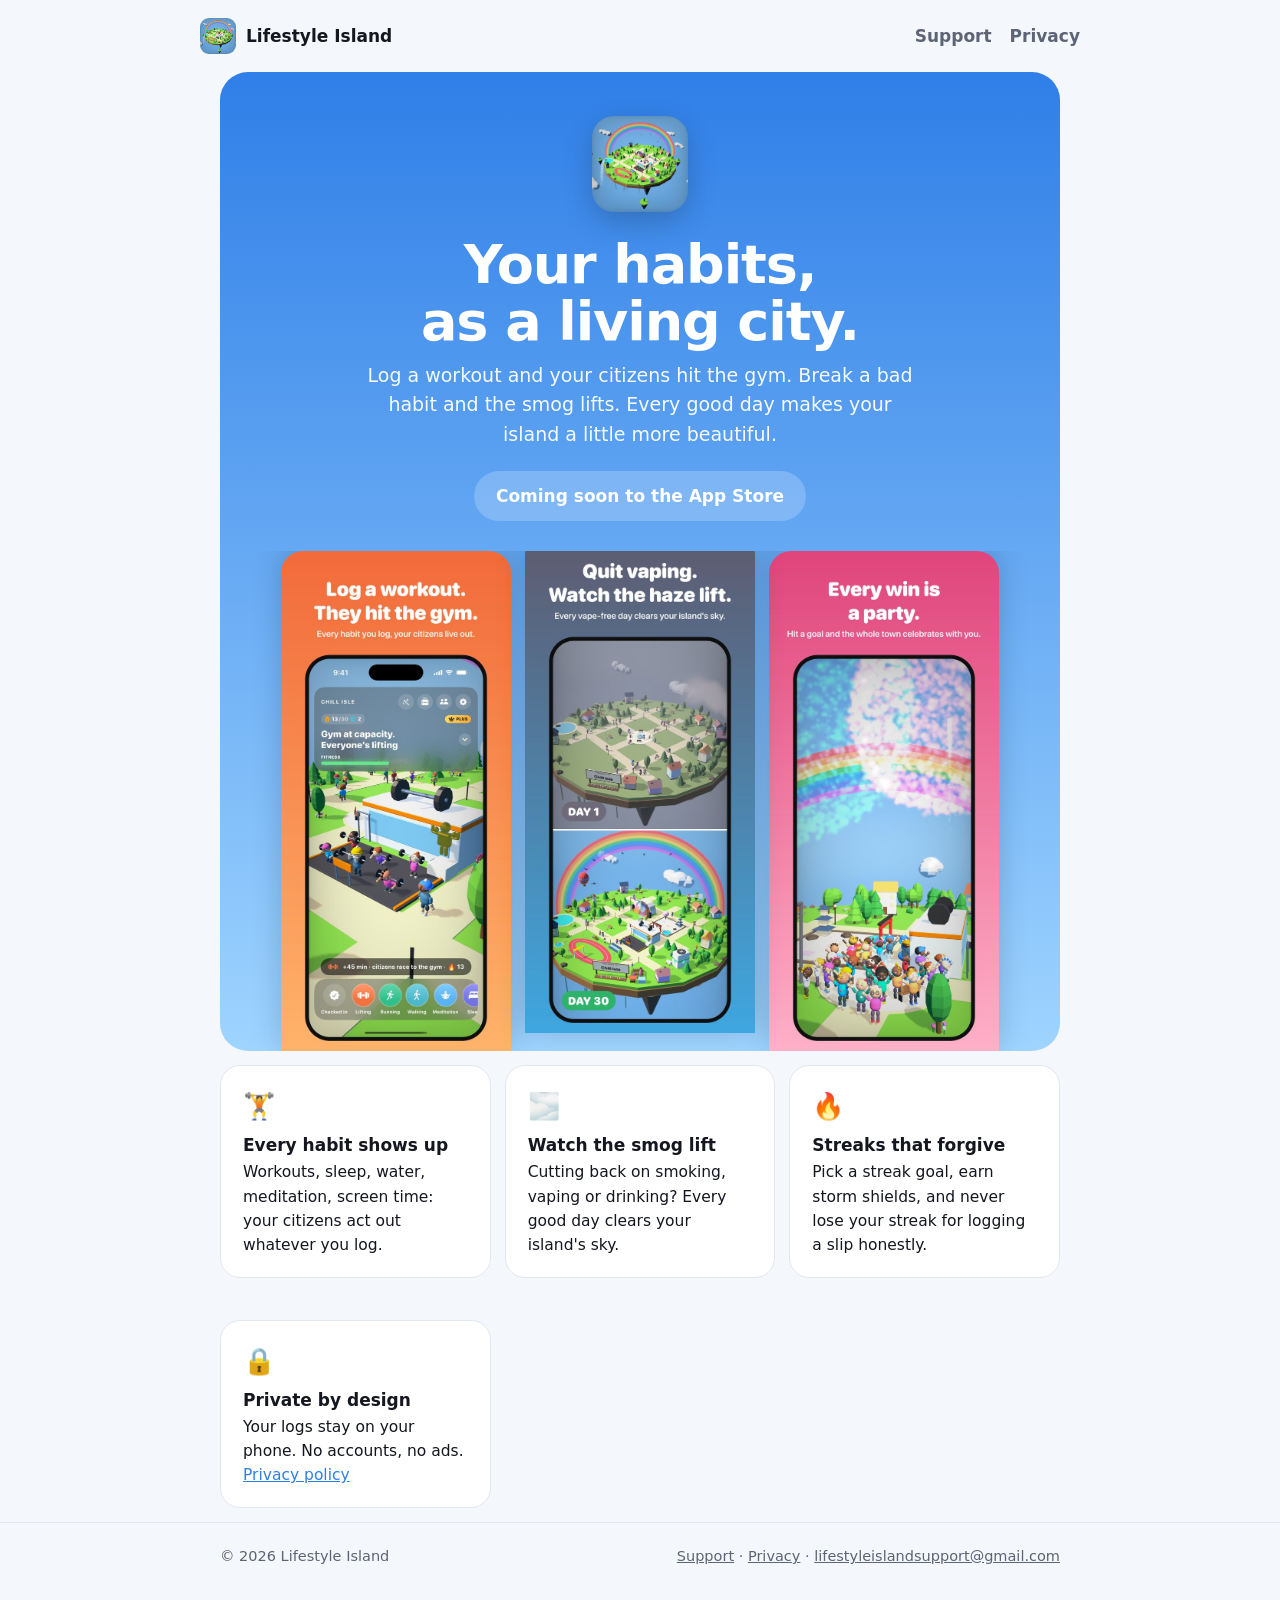
<file: index.html>
<!doctype html>
<html lang="en">
<head>
<meta charset="utf-8">
<meta name="viewport" content="width=device-width, initial-scale=1">
<title>Lifestyle Island: Habit Tracker</title>
<meta name="description" content="Your habits, as a living city. Log a workout and your citizens hit the gym. Break a bad habit and the smog lifts.">
<meta property="og:title" content="Lifestyle Island: Habit Tracker">
<meta property="og:description" content="Your habits, as a living city. Every good day makes your island a little more beautiful.">
<meta property="og:image" content="img/shot-gym.jpg">
<link rel="icon" href="img/favicon.png">
<link rel="apple-touch-icon" href="img/apple-touch-icon.png">
<link rel="stylesheet" href="style.css">
</head>
<body>
<header class="wrap top">
  <a class="brand" href="./"><img src="img/icon.png" alt="">Lifestyle Island</a>
  <nav class="nav"><a href="support/">Support</a><a href="privacy/">Privacy</a></nav>
</header>

<div class="wrap">
  <section class="hero">
    <img class="icon" src="img/icon.png" alt="Lifestyle Island app icon">
    <h1>Your habits,<br>as a living city.</h1>
    <p>Log a workout and your citizens hit the gym. Break a bad habit and the smog lifts. Every good day makes your island a little more beautiful.</p>
    <!-- When the app is live, replace this with the App Store link: https://apps.apple.com/app/id<APP_ID> -->
    <span class="cta soon">Coming soon to the App Store</span>
    <div class="shots">
      <img src="img/shot-gym.jpg" alt="Log a workout: citizens pack the gym">
      <img src="img/shot-haze.jpg" alt="Quit vaping: the island's haze lifts from day 1 to day 30">
      <img src="img/shot-party.jpg" alt="Citizens cheer under fireworks for a milestone">
    </div>
  </section>
</div>

<main class="wrap">
  <div class="grid">
    <div class="card feature"><span class="emoji">🏋️</span><b>Every habit shows up</b>Workouts, sleep, water, meditation, screen time: your citizens act out whatever you log.</div>
    <div class="card feature"><span class="emoji">🌫️</span><b>Watch the smog lift</b>Cutting back on smoking, vaping or drinking? Every good day clears your island's sky.</div>
    <div class="card feature"><span class="emoji">🔥</span><b>Streaks that forgive</b>Pick a streak goal, earn storm shields, and never lose your streak for logging a slip honestly.</div>
    <div class="card feature"><span class="emoji">🔒</span><b>Private by design</b>Your logs stay on your phone. No accounts, no ads. <a href="privacy/">Privacy policy</a></div>
  </div>
</main>

<footer>
  <div class="wrap">
    <span>© 2026 Lifestyle Island</span>
    <span><a href="support/">Support</a> · <a href="privacy/">Privacy</a> · <a href="mailto:lifestyleislandsupport@gmail.com">lifestyleislandsupport@gmail.com</a></span>
  </div>
</footer>
</body>
</html>
</file>
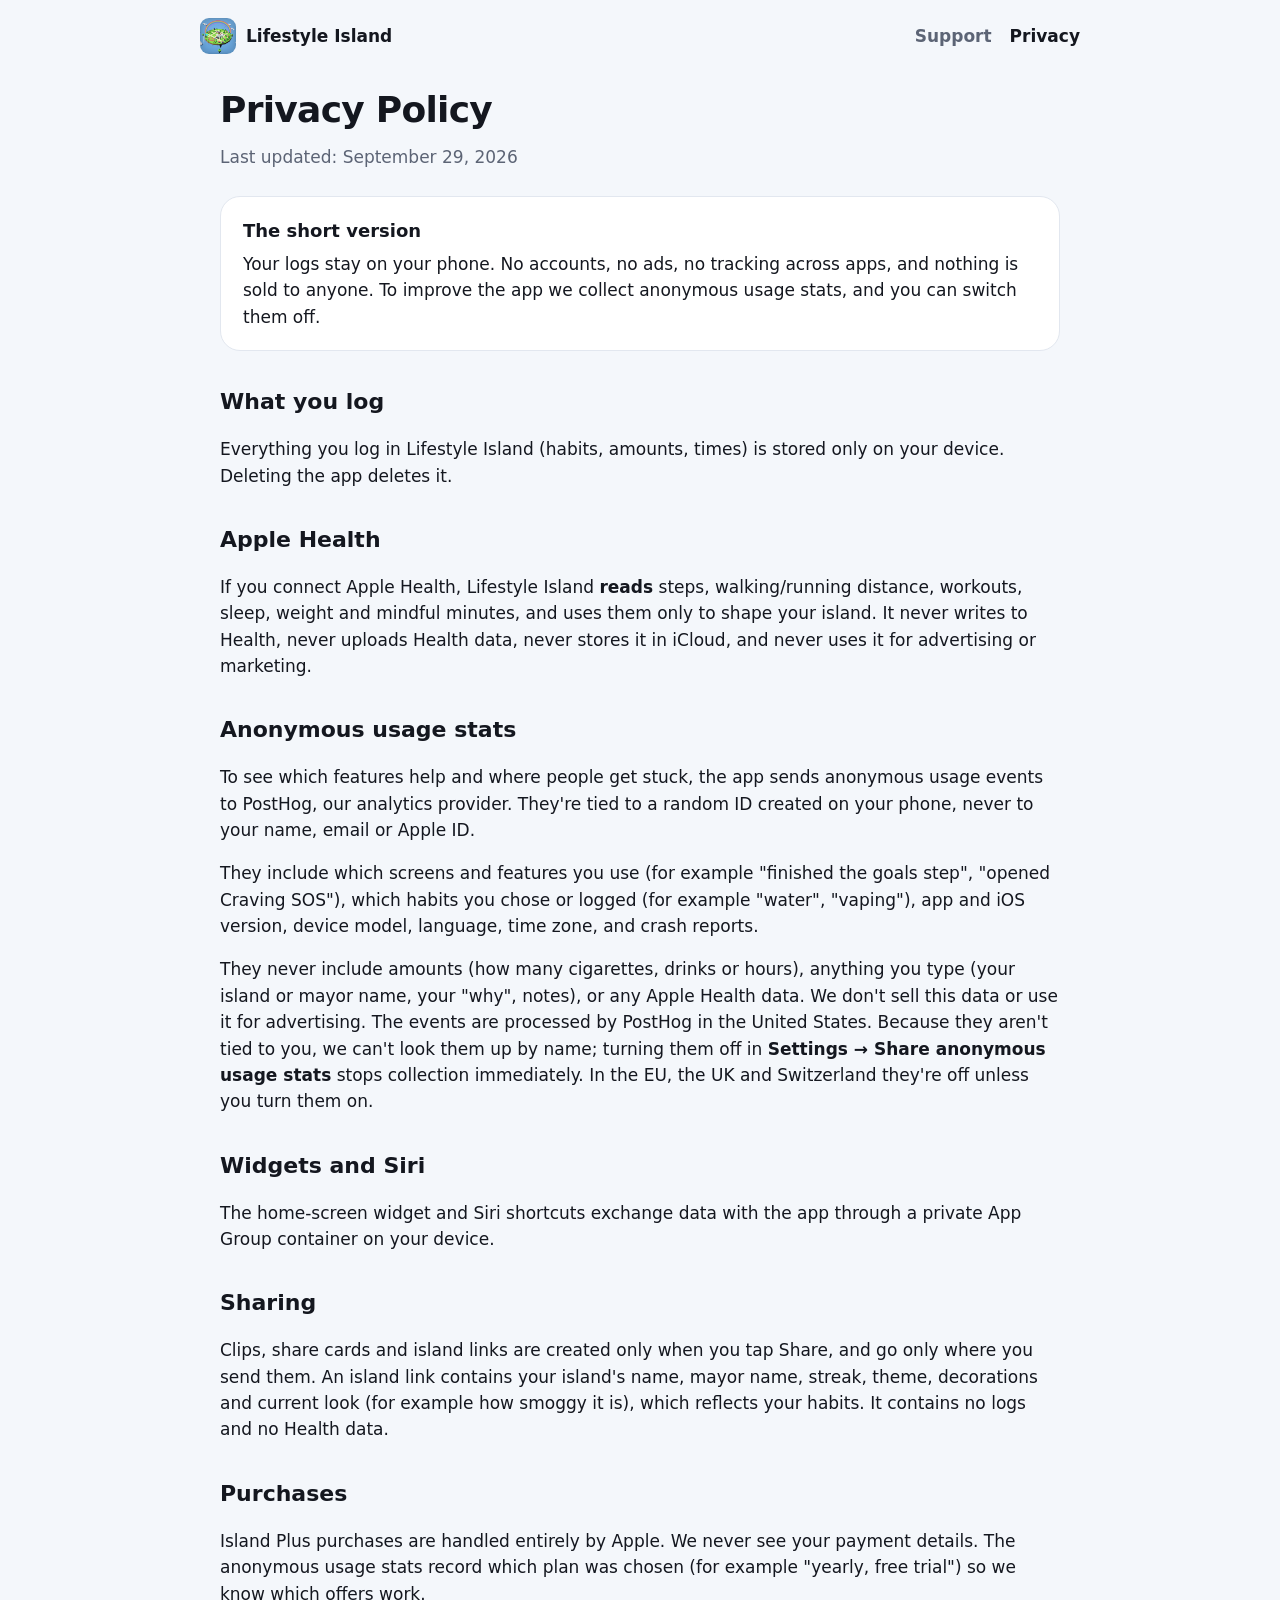
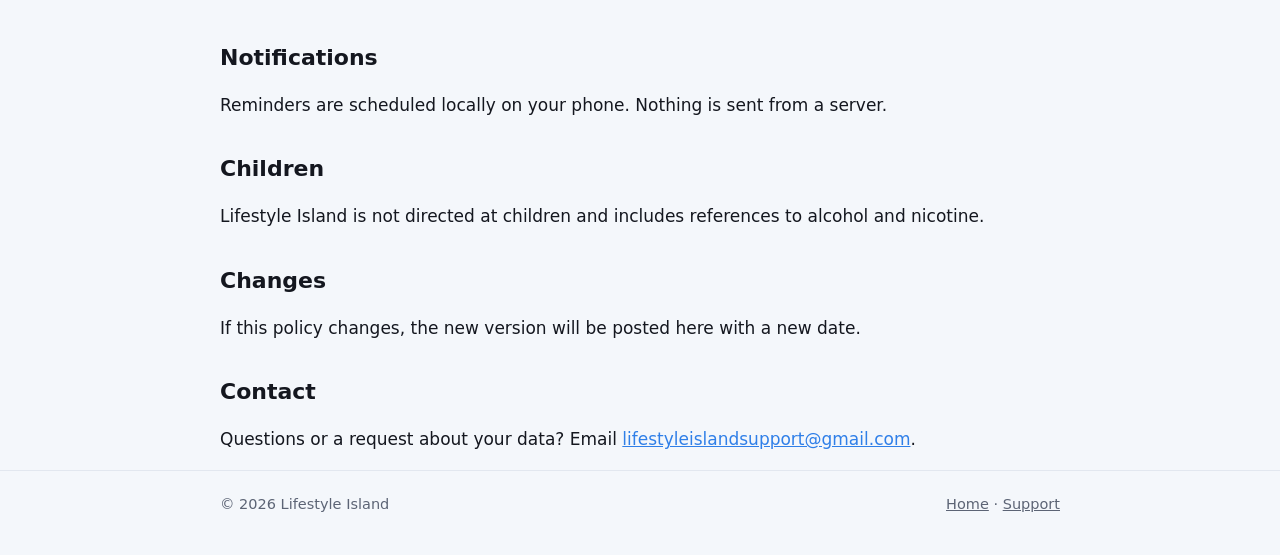
<file: privacy/index.html>
<!doctype html>
<html lang="en">
<head>
<meta charset="utf-8">
<meta name="viewport" content="width=device-width, initial-scale=1">
<title>Lifestyle Island Privacy Policy</title>
<meta name="description" content="Your logs stay on your phone. No accounts, no ads, no tracking across apps.">
<link rel="icon" href="../img/favicon.png">
<link rel="apple-touch-icon" href="../img/apple-touch-icon.png">
<link rel="stylesheet" href="../style.css">
</head>
<body>
<header class="wrap top">
  <a class="brand" href="../"><img src="../img/icon.png" alt="">Lifestyle Island</a>
  <nav class="nav"><a href="../support/">Support</a><a href="./" aria-current="page">Privacy</a></nav>
</header>

<main class="wrap">
  <h1 class="page">Privacy Policy</h1>
  <p class="lede">Last updated: September 29, 2026</p>

  <div class="card">
    <h3>The short version</h3>
    <p>Your logs stay on your phone. No accounts, no ads, no tracking across apps, and nothing is sold to anyone. To improve the app we collect anonymous usage stats, and you can switch them off.</p>
  </div>

  <h2>What you log</h2>
  <p>Everything you log in Lifestyle Island (habits, amounts, times) is stored only on your device. Deleting the app deletes it.</p>

  <h2>Apple Health</h2>
  <p>If you connect Apple Health, Lifestyle Island <b>reads</b> steps, walking/running distance, workouts, sleep, weight and mindful minutes, and uses them only to shape your island. It never writes to Health, never uploads Health data, never stores it in iCloud, and never uses it for advertising or marketing.</p>

  <h2>Anonymous usage stats</h2>
  <p>To see which features help and where people get stuck, the app sends anonymous usage events to PostHog, our analytics provider. They're tied to a random ID created on your phone, never to your name, email or Apple ID.</p>
  <p>They include which screens and features you use (for example "finished the goals step", "opened Craving SOS"), which habits you chose or logged (for example "water", "vaping"), app and iOS version, device model, language, time zone, and crash reports.</p>
  <p>They never include amounts (how many cigarettes, drinks or hours), anything you type (your island or mayor name, your "why", notes), or any Apple Health data. We don't sell this data or use it for advertising. The events are processed by PostHog in the United States. Because they aren't tied to you, we can't look them up by name; turning them off in <b>Settings → Share anonymous usage stats</b> stops collection immediately. In the EU, the UK and Switzerland they're off unless you turn them on.</p>

  <h2>Widgets and Siri</h2>
  <p>The home-screen widget and Siri shortcuts exchange data with the app through a private App Group container on your device.</p>

  <h2>Sharing</h2>
  <p>Clips, share cards and island links are created only when you tap Share, and go only where you send them. An island link contains your island's name, mayor name, streak, theme, decorations and current look (for example how smoggy it is), which reflects your habits. It contains no logs and no Health data.</p>

  <h2>Purchases</h2>
  <p>Island Plus purchases are handled entirely by Apple. We never see your payment details. The anonymous usage stats record which plan was chosen (for example "yearly, free trial") so we know which offers work.</p>

  <h2>Notifications</h2>
  <p>Reminders are scheduled locally on your phone. Nothing is sent from a server.</p>

  <h2>Children</h2>
  <p>Lifestyle Island is not directed at children and includes references to alcohol and nicotine.</p>

  <h2>Changes</h2>
  <p>If this policy changes, the new version will be posted here with a new date.</p>

  <h2>Contact</h2>
  <p>Questions or a request about your data? Email <a href="mailto:lifestyleislandsupport@gmail.com">lifestyleislandsupport@gmail.com</a>.</p>
</main>

<footer>
  <div class="wrap">
    <span>© 2026 Lifestyle Island</span>
    <span><a href="../">Home</a> · <a href="../support/">Support</a></span>
  </div>
</footer>
</body>
</html>
</file>
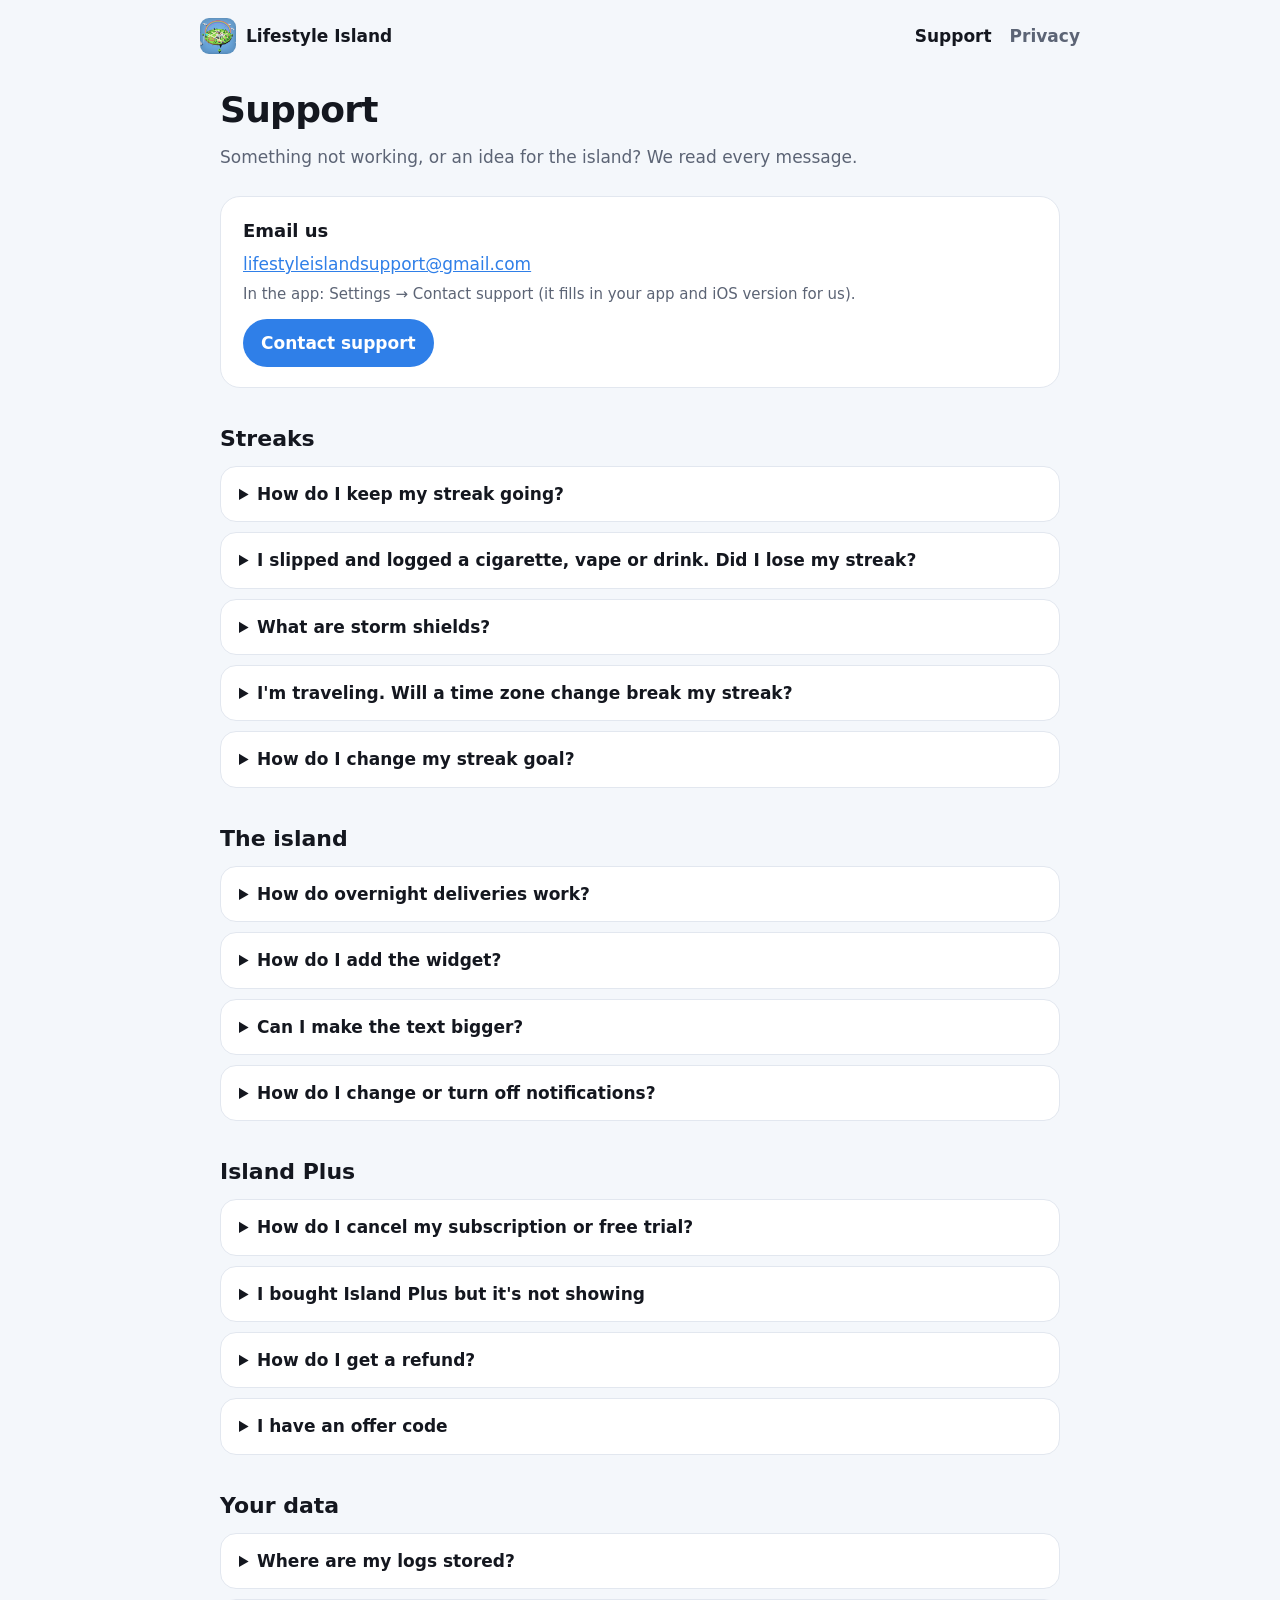
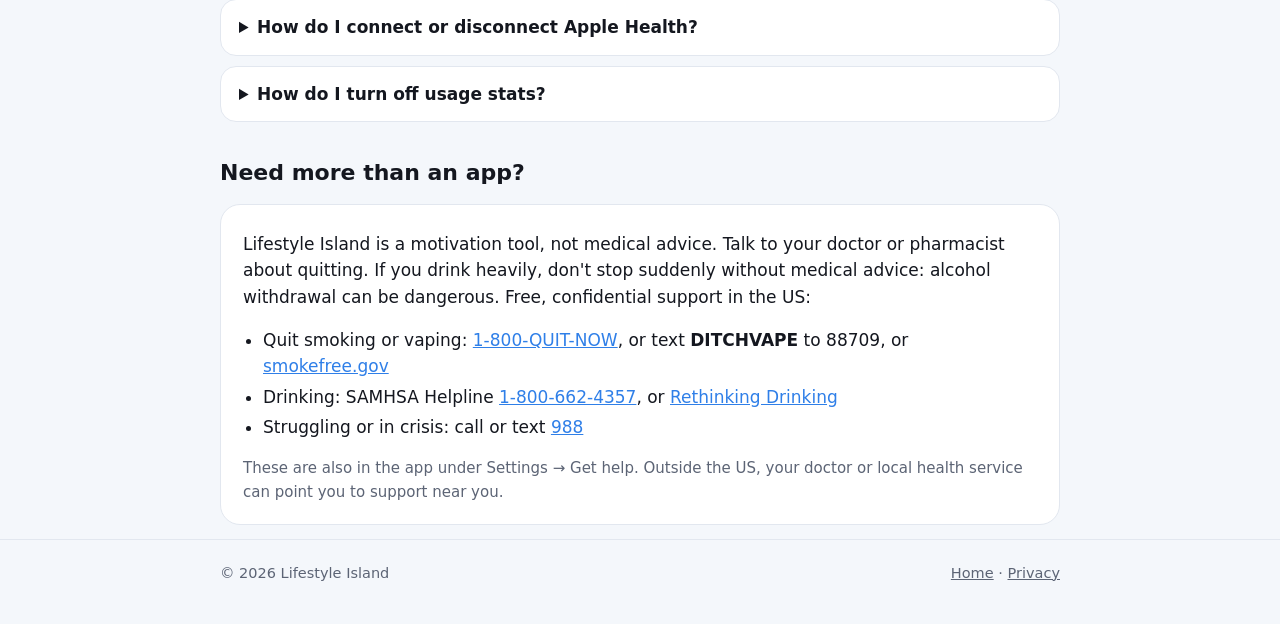
<file: support/index.html>
<!doctype html>
<html lang="en">
<head>
<meta charset="utf-8">
<meta name="viewport" content="width=device-width, initial-scale=1">
<title>Lifestyle Island Support</title>
<meta name="description" content="Help with Lifestyle Island: streaks, widgets, Island Plus, Apple Health, your data, and how to reach us.">
<link rel="icon" href="../img/favicon.png">
<link rel="apple-touch-icon" href="../img/apple-touch-icon.png">
<link rel="stylesheet" href="../style.css">
</head>
<body>
<header class="wrap top">
  <a class="brand" href="../"><img src="../img/icon.png" alt="">Lifestyle Island</a>
  <nav class="nav"><a href="./" aria-current="page">Support</a><a href="../privacy/">Privacy</a></nav>
</header>

<main class="wrap">
  <h1 class="page">Support</h1>
  <p class="lede">Something not working, or an idea for the island? We read every message.</p>

  <div class="card contact">
    <div>
      <h3>Email us</h3>
      <p><a href="mailto:lifestyleislandsupport@gmail.com">lifestyleislandsupport@gmail.com</a></p>
      <p class="note">In the app: Settings → Contact support (it fills in your app and iOS version for us).</p>
    </div>
    <a class="button" href="mailto:lifestyleislandsupport@gmail.com?subject=Lifestyle%20Island%20help">Contact support</a>
  </div>

  <h2>Streaks</h2>
  <details>
    <summary>How do I keep my streak going?</summary>
    <p>Log anything on a day, or tap <b>Check in</b> on a quiet day. That's it: one tap counts.</p>
  </details>
  <details>
    <summary>I slipped and logged a cigarette, vape or drink. Did I lose my streak?</summary>
    <p>No. Logging a slip honestly always keeps your streak. It just doesn't earn the day's rewards (the overnight delivery, streak parties or a storm shield); logging something good or a clean day does.</p>
  </details>
  <details>
    <summary>What are storm shields?</summary>
    <p>If you miss a day, a storm shield covers it automatically so your streak survives. You earn one for every 7 days in a row. Everyone can hold 2; Island Plus holds 5 and adds a free one each week.</p>
  </details>
  <details>
    <summary>I'm traveling. Will a time zone change break my streak?</summary>
    <p>No. If flying east skips a date on the calendar, that day counts automatically and no shield is used.</p>
  </details>
  <details>
    <summary>How do I change my streak goal?</summary>
    <p>Tap the 🔥 streak chip at the top of the island, then <b>Change</b> next to your goal.</p>
  </details>

  <h2>The island</h2>
  <details>
    <summary>How do overnight deliveries work?</summary>
    <p>Log a good habit (or a clean day) and your citizens build something overnight. Open the app the next morning to unwrap it. Once your collection is complete, deliveries give your decorations a golden makeover. Some decorations are seasonal and only arrive at certain times of year.</p>
  </details>
  <details>
    <summary>How do I add the widget?</summary>
    <ul>
      <li>Touch and hold an empty spot on your Home Screen until the apps jiggle.</li>
      <li>Tap <b>Edit</b> (or <b>+</b>), then <b>Add Widget</b>.</li>
      <li>Search for <b>Lifestyle Island</b>, pick a size and tap <b>Add Widget</b>.</li>
    </ul>
    <p>Tapping a habit on the widget logs it without opening the app. For the Lock Screen: touch and hold the Lock Screen, tap <b>Customize</b>, and add your streak.</p>
  </details>
  <details>
    <summary>Can I make the text bigger?</summary>
    <p>Yes. The app follows your iPhone's text size: Settings → Display &amp; Brightness → Text Size.</p>
  </details>
  <details>
    <summary>How do I change or turn off notifications?</summary>
    <p>In the app: Settings → Notifications. Each kind (daily reminder, streak about to end, deliveries, milestones, weekly recap) has its own switch.</p>
  </details>

  <h2>Island Plus</h2>
  <details>
    <summary>How do I cancel my subscription or free trial?</summary>
    <p>On your iPhone: <b>Settings → your name → Subscriptions → Lifestyle Island → Cancel Subscription</b>. Cancel at least 24 hours before the renewal date. If you started a free trial, the app reminds you 2 days before it ends.</p>
  </details>
  <details>
    <summary>I bought Island Plus but it's not showing</summary>
    <p>In the app: Settings → <b>Restore purchases</b>, signed in with the same Apple ID you bought it with. Still stuck? Email us.</p>
  </details>
  <details>
    <summary>How do I get a refund?</summary>
    <p>Purchases are handled by Apple. Request a refund at <a href="https://reportaproblem.apple.com">reportaproblem.apple.com</a>.</p>
  </details>
  <details>
    <summary>I have an offer code</summary>
    <p>In the app: Settings → <b>Redeem a code</b>.</p>
  </details>

  <h2>Your data</h2>
  <details>
    <summary>Where are my logs stored?</summary>
    <p>Only on your iPhone. There are no accounts. Your logs are included in your regular iPhone backup, and deleting the app deletes them.</p>
  </details>
  <details>
    <summary>How do I connect or disconnect Apple Health?</summary>
    <p>Connect in the app: Settings → Connect Apple Health. It only reads (steps, workouts, sleep, weight, mindful minutes) and never uploads Health data. To disconnect: iPhone Settings → Privacy &amp; Security → Health → Lifestyle Island.</p>
  </details>
  <details>
    <summary>How do I turn off usage stats?</summary>
    <p>In the app: Settings → <b>Share anonymous usage stats</b>. Nothing is sent after that. See the <a href="../privacy/">privacy policy</a> for exactly what's collected.</p>
  </details>

  <h2>Need more than an app?</h2>
  <div class="card">
    <p>Lifestyle Island is a motivation tool, not medical advice. Talk to your doctor or pharmacist about quitting. If you drink heavily, don't stop suddenly without medical advice: alcohol withdrawal can be dangerous. Free, confidential support in the US:</p>
    <ul>
      <li>Quit smoking or vaping: <a href="tel:18007848669">1-800-QUIT-NOW</a>, or text <b>DITCHVAPE</b> to 88709, or <a href="https://smokefree.gov">smokefree.gov</a></li>
      <li>Drinking: SAMHSA Helpline <a href="tel:18006624357">1-800-662-4357</a>, or <a href="https://www.rethinkingdrinking.niaaa.nih.gov">Rethinking Drinking</a></li>
      <li>Struggling or in crisis: call or text <a href="tel:988">988</a></li>
    </ul>
    <p class="note">These are also in the app under Settings → Get help. Outside the US, your doctor or local health service can point you to support near you.</p>
  </div>
</main>

<footer>
  <div class="wrap">
    <span>© 2026 Lifestyle Island</span>
    <span><a href="../">Home</a> · <a href="../privacy/">Privacy</a></span>
  </div>
</footer>
</body>
</html>
</file>
<file: style.css>
:root {
  --bg: #f4f7fb;
  --card: #ffffff;
  --ink: #14171f;
  --muted: #5c6475;
  --line: #e2e7ef;
  --accent: #2f7fe8;
  --accent-ink: #ffffff;
  --good: #1f9d55;
  --sky-top: #2f7fe8;
  --sky-bottom: #9ed4ff;
}
@media (prefers-color-scheme: dark) {
  :root {
    --bg: #0e1116;
    --card: #171b22;
    --ink: #eef1f6;
    --muted: #9aa3b2;
    --line: #262c36;
    --accent: #4d97ff;
    --good: #3ecf7a;
    --sky-top: #123a73;
    --sky-bottom: #2d6fb8;
  }
}
* { box-sizing: border-box; }
html { -webkit-text-size-adjust: 100%; }
body {
  margin: 0;
  background: var(--bg);
  color: var(--ink);
  font: 17px/1.55 ui-rounded, "SF Pro Rounded", -apple-system, BlinkMacSystemFont, "Segoe UI", system-ui, sans-serif;
}
a { color: var(--accent); }
.wrap { max-width: 880px; margin: 0 auto; padding: 0 20px; }

/* Header */
.top { display: flex; align-items: center; justify-content: space-between; gap: 12px; padding: 18px 0; }
.brand { display: flex; align-items: center; gap: 10px; font-weight: 800; color: var(--ink); text-decoration: none; }
.brand img { width: 36px; height: 36px; border-radius: 9px; }
.nav { display: flex; gap: 18px; font-weight: 600; }
.nav a { color: var(--muted); text-decoration: none; }
.nav a:hover, .nav a[aria-current="page"] { color: var(--ink); }

/* Hero */
.hero {
  background: linear-gradient(180deg, var(--sky-top), var(--sky-bottom));
  color: #fff;
  border-radius: 28px;
  padding: 44px 28px 0;
  text-align: center;
  overflow: hidden;
}
.hero .icon { width: 96px; height: 96px; border-radius: 22px; box-shadow: 0 10px 30px rgba(0,0,0,.2); }
.hero h1 { font-size: clamp(34px, 7vw, 54px); line-height: 1.05; margin: 18px 0 10px; letter-spacing: -0.02em; }
.hero p { font-size: 19px; max-width: 560px; margin: 0 auto; opacity: .95; }
.cta { display: inline-block; margin: 22px 0 30px; padding: 12px 22px; border-radius: 999px; background: #fff; color: #14171f; font-weight: 800; text-decoration: none; }
.cta.soon { background: rgba(255,255,255,.2); color: #fff; }
.shots { display: flex; gap: 14px; justify-content: center; margin: 0 -40px; padding: 0 20px; overflow: hidden; }
.shots img { width: 30%; max-width: 230px; border-radius: 22px 22px 0 0; display: block; box-shadow: 0 -4px 30px rgba(0,0,0,.18); }
.shots img:nth-child(2) { transform: translateY(-18px); }

/* Content */
main { padding: 34px 0 60px; }
h1.page { font-size: 36px; margin: 10px 0 6px; letter-spacing: -0.02em; }
.lede { color: var(--muted); margin: 0 0 26px; }
h2 { font-size: 22px; margin: 34px 0 10px; }
.card { background: var(--card); border: 1px solid var(--line); border-radius: 20px; padding: 20px 22px; margin: 14px 0; }
.card h3 { margin: 0 0 6px; font-size: 18px; }
.card p { margin: 6px 0 0; }
.grid { display: grid; grid-template-columns: repeat(auto-fit, minmax(230px, 1fr)); gap: 14px; }
.feature { font-size: 15.5px; }
.feature b { display: block; font-size: 17px; margin-bottom: 2px; }
.emoji { font-size: 26px; display: block; margin-bottom: 6px; }
.contact { display: flex; flex-wrap: wrap; align-items: center; justify-content: space-between; gap: 12px; }
.button { display: inline-block; padding: 11px 18px; border-radius: 999px; background: var(--accent); color: var(--accent-ink); font-weight: 800; text-decoration: none; }
details { background: var(--card); border: 1px solid var(--line); border-radius: 16px; padding: 14px 18px; margin: 10px 0; }
summary { font-weight: 700; cursor: pointer; }
details p, details ul { margin: 10px 0 2px; color: var(--ink); }
.note { color: var(--muted); font-size: 15px; }
ul { padding-left: 20px; }
li + li { margin-top: 4px; }

footer { border-top: 1px solid var(--line); padding: 22px 0 40px; color: var(--muted); font-size: 14.5px; }
footer .wrap { display: flex; flex-wrap: wrap; gap: 8px 18px; justify-content: space-between; }
footer a { color: var(--muted); }

@media (max-width: 560px) {
  body { font-size: 16px; }
  .wrap { padding: 0 16px; }
  .brand { font-size: 16px; gap: 8px; }
  .brand img { width: 30px; height: 30px; border-radius: 8px; }
  .hero { border-radius: 22px; padding: 34px 18px 0; }
  .nav { gap: 12px; font-size: 15px; }
  .shots img { width: 44%; }
  .shots img:nth-child(3) { display: none; }
}
</file>
